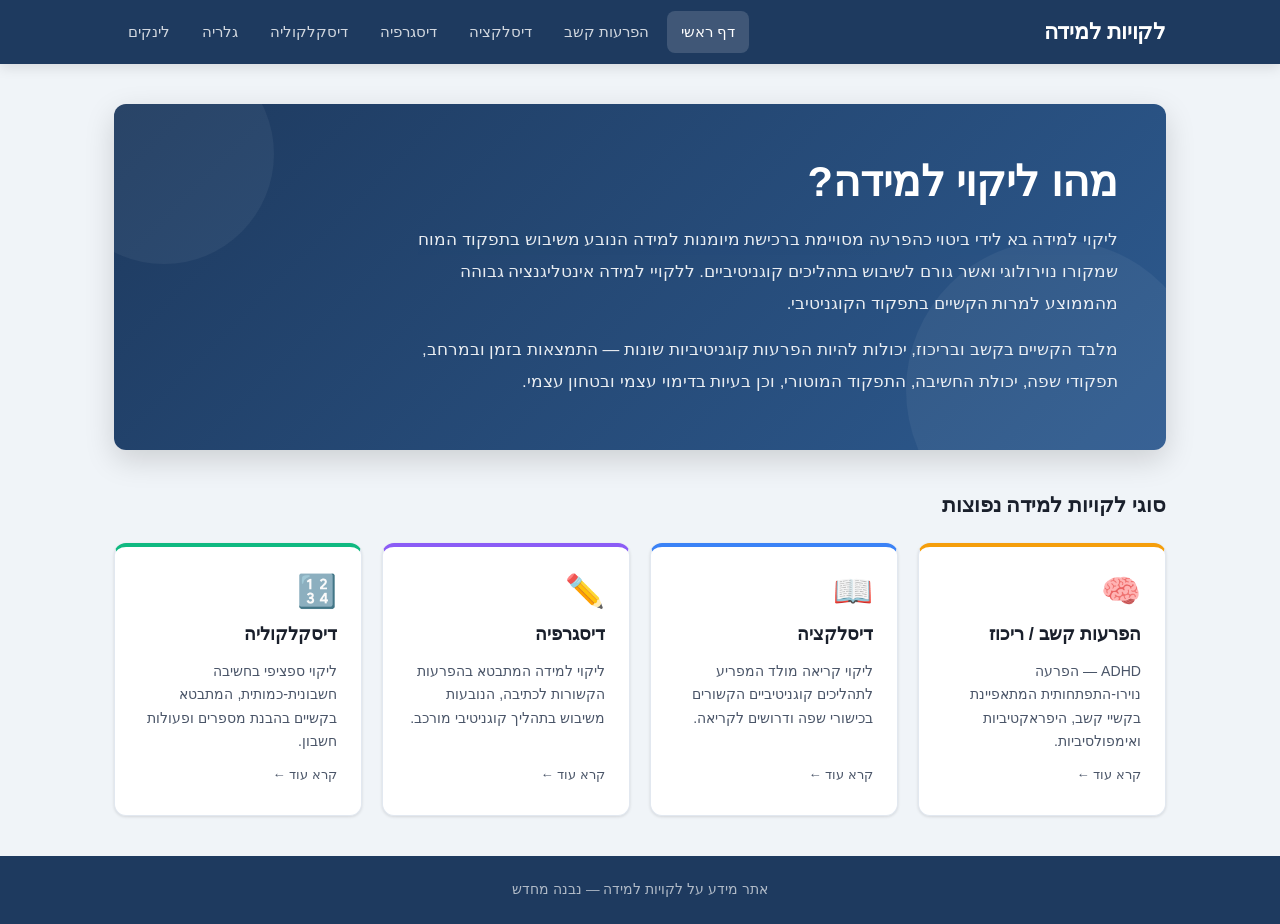
<file: index.html>
<!DOCTYPE html>
<html lang="he" dir="rtl">
<head>
    <meta charset="UTF-8">
    <meta name="viewport" content="width=device-width, initial-scale=1.0">
    <meta name="description" content="אתר מידע על לקויות למידה — הפרעות קשב, דיסלקציה, דיסגרפיה ודיסקלקוליה.">
    <link rel="icon" type="image/svg+xml" href="favicon.svg">
    <title>לקויות למידה</title>
    <link rel="stylesheet" href="style.css">
</head>
<body>
    <header>
        <div class="header-inner">
            <a href="index.html" class="site-title">לקויות למידה</a>
            <nav>
                <a href="index.html" class="active">דף ראשי</a>
                <a href="adhd.html">הפרעות קשב</a>
                <a href="dyslexia.html">דיסלקציה</a>
                <a href="dysgraphia.html">דיסגרפיה</a>
                <a href="dyscalculia.html">דיסקלקוליה</a>
                <a href="gallery.html">גלריה</a>
                <a href="links.html">לינקים</a>
            </nav>
        </div>
    </header>

    <main>
        <section class="hero">
            <h1>מהו ליקוי למידה?</h1>
            <p>ליקוי למידה בא לידי ביטוי כהפרעה מסויימת ברכישת מיומנות למידה הנובע משיבוש בתפקוד המוח שמקורו נוירולוגי ואשר גורם לשיבוש בתהליכים קוגניטיביים. ללקויי למידה אינטליגנציה גבוהה מהממוצע למרות הקשיים בתפקוד הקוגניטיבי.</p>
            <p style="margin-top:14px">מלבד הקשיים בקשב ובריכוז, יכולות להיות הפרעות קוגניטיביות שונות — התמצאות בזמן ובמרחב, תפקודי שפה, יכולת החשיבה, התפקוד המוטורי, וכן בעיות בדימוי עצמי ובטחון עצמי.</p>
        </section>

        <p class="section-heading">סוגי לקויות למידה נפוצות</p>

        <div class="cards-grid">
            <a href="adhd.html" class="card adhd">
                <div class="card-icon">🧠</div>
                <h2>הפרעות קשב / ריכוז</h2>
                <p>ADHD — הפרעה נוירו-התפתחותית המתאפיינת בקשיי קשב, היפראקטיביות ואימפולסיביות.</p>
                <span class="card-arrow">קרא עוד ←</span>
            </a>
            <a href="dyslexia.html" class="card dyslexia">
                <div class="card-icon">📖</div>
                <h2>דיסלקציה</h2>
                <p>ליקוי קריאה מולד המפריע לתהליכים קוגניטיביים הקשורים בכישורי שפה ודרושים לקריאה.</p>
                <span class="card-arrow">קרא עוד ←</span>
            </a>
            <a href="dysgraphia.html" class="card dysgraphia">
                <div class="card-icon">✏️</div>
                <h2>דיסגרפיה</h2>
                <p>ליקוי למידה המתבטא בהפרעות הקשורות לכתיבה, הנובעות משיבוש בתהליך קוגניטיבי מורכב.</p>
                <span class="card-arrow">קרא עוד ←</span>
            </a>
            <a href="dyscalculia.html" class="card dyscalculia">
                <div class="card-icon">🔢</div>
                <h2>דיסקלקוליה</h2>
                <p>ליקוי ספציפי בחשיבה חשבונית-כמותית, המתבטא בקשיים בהבנת מספרים ופעולות חשבון.</p>
                <span class="card-arrow">קרא עוד ←</span>
            </a>
        </div>
    </main>

    <footer>
        <p>אתר מידע על לקויות למידה &mdash; נבנה מחדש</p>
    </footer>
</body>
</html>
</file>
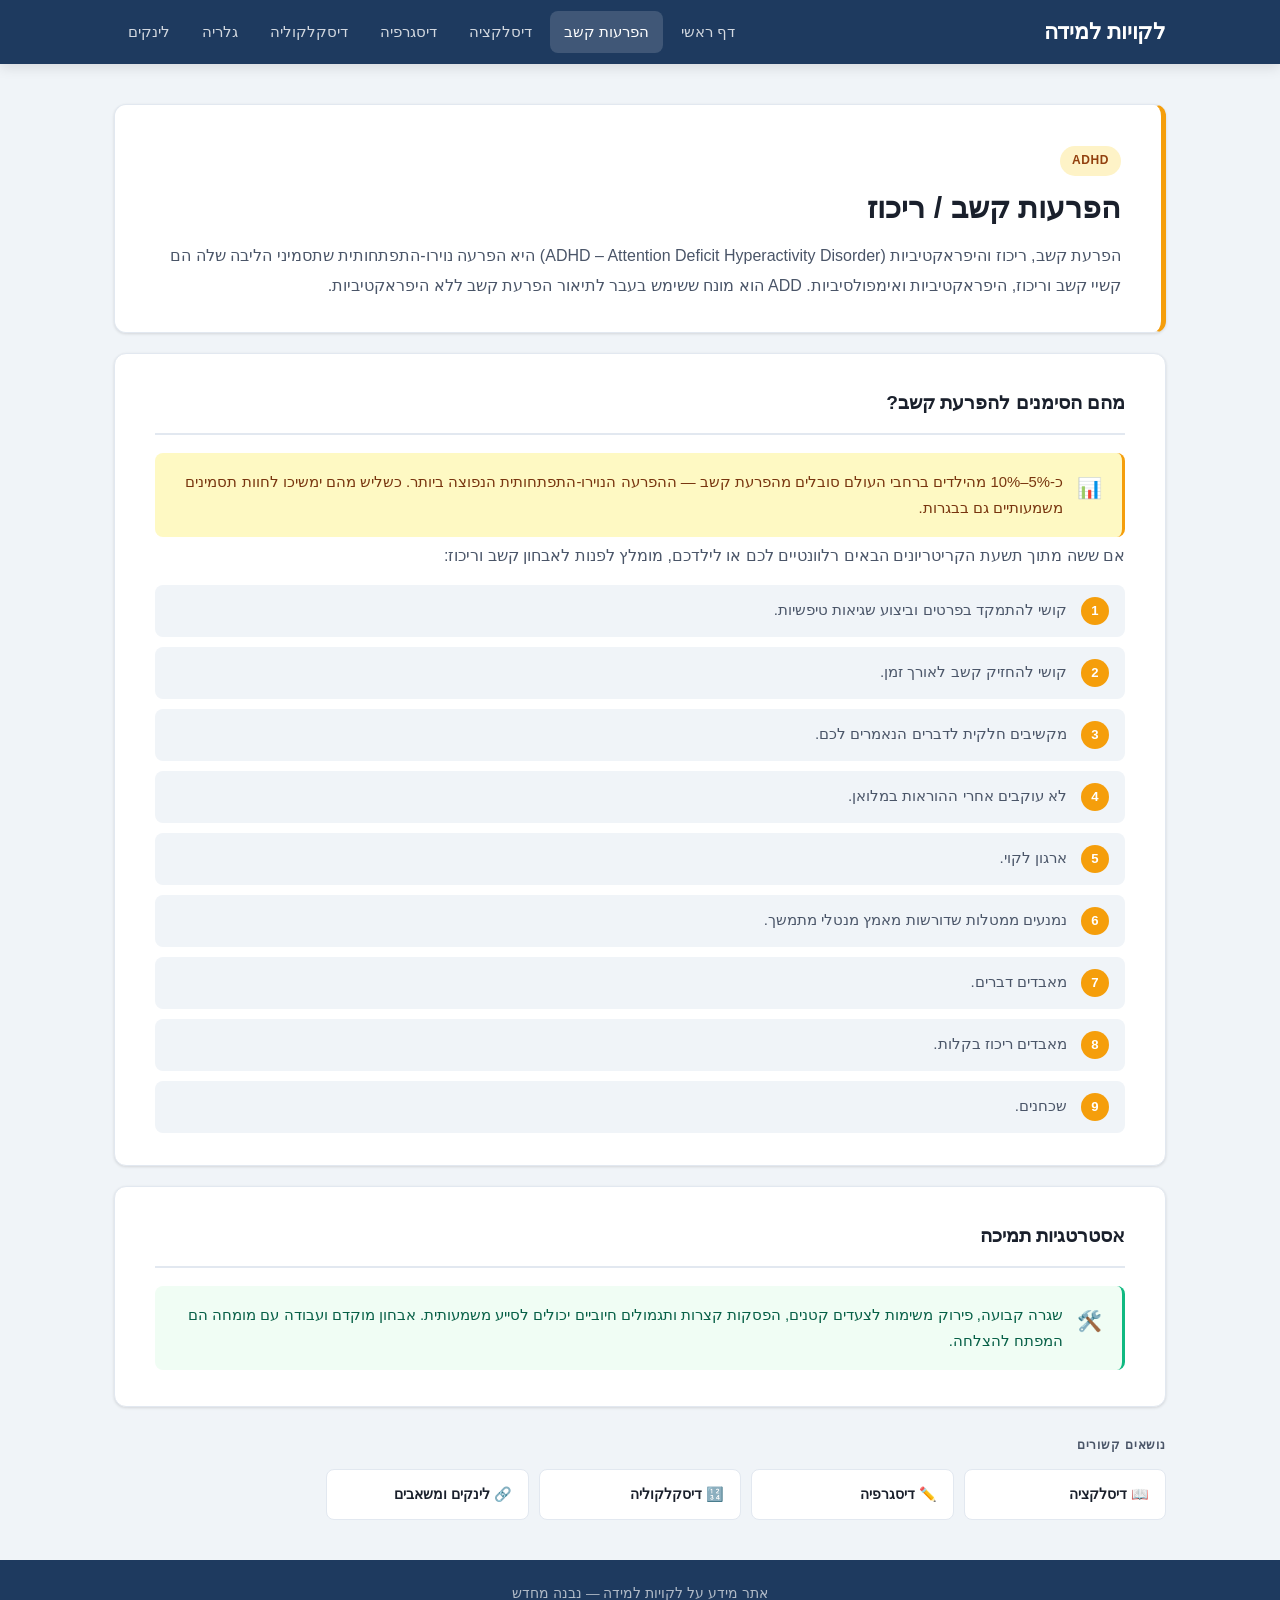
<file: adhd.html>
<!DOCTYPE html>
<html lang="he" dir="rtl">
<head>
    <meta charset="UTF-8">
    <meta name="viewport" content="width=device-width, initial-scale=1.0">
    <meta name="description" content="מידע על הפרעת קשב וריכוז (ADHD) — תסמינים, סימנים ואסטרטגיות תמיכה.">
    <link rel="icon" type="image/svg+xml" href="favicon.svg">
    <title>הפרעות קשב / ריכוז — לקויות למידה</title>
    <link rel="stylesheet" href="style.css">
</head>
<body>
    <header>
        <div class="header-inner">
            <a href="index.html" class="site-title">לקויות למידה</a>
            <nav>
                <a href="index.html">דף ראשי</a>
                <a href="adhd.html" class="active">הפרעות קשב</a>
                <a href="dyslexia.html">דיסלקציה</a>
                <a href="dysgraphia.html">דיסגרפיה</a>
                <a href="dyscalculia.html">דיסקלקוליה</a>
                <a href="gallery.html">גלריה</a>
                <a href="links.html">לינקים</a>
            </nav>
        </div>
    </header>

    <main>
        <div class="page-header adhd">
            <span class="badge">ADHD</span>
            <h1>הפרעות קשב / ריכוז</h1>
            <p class="intro">הפרעת קשב, ריכוז והיפראקטיביות (ADHD – Attention Deficit Hyperactivity Disorder) היא הפרעה נוירו-התפתחותית שתסמיני הליבה שלה הם קשיי קשב וריכוז, היפראקטיביות ואימפולסיביות. ADD הוא מונח ששימש בעבר לתיאור הפרעת קשב ללא היפראקטיביות.</p>
        </div>

        <div class="content-section">
            <h2>מהם הסימנים להפרעת קשב?</h2>
            <div class="callout fact">
                <span class="callout-icon">📊</span>
                <div>כ-5%–10% מהילדים ברחבי העולם סובלים מהפרעת קשב — ההפרעה הנוירו-התפתחותית הנפוצה ביותר. כשליש מהם ימשיכו לחוות תסמינים משמעותיים גם בבגרות.</div>
            </div>
            <p>אם ששה מתוך תשעת הקריטריונים הבאים רלוונטיים לכם או לילדכם, מומלץ לפנות לאבחון קשב וריכוז:</p>
            <ul class="criteria-list">
                <li><span class="num">1</span>קושי להתמקד בפרטים וביצוע שגיאות טיפשיות.</li>
                <li><span class="num">2</span>קושי להחזיק קשב לאורך זמן.</li>
                <li><span class="num">3</span>מקשיבים חלקית לדברים הנאמרים לכם.</li>
                <li><span class="num">4</span>לא עוקבים אחרי ההוראות במלואן.</li>
                <li><span class="num">5</span>ארגון לקוי.</li>
                <li><span class="num">6</span>נמנעים ממטלות שדורשות מאמץ מנטלי מתמשך.</li>
                <li><span class="num">7</span>מאבדים דברים.</li>
                <li><span class="num">8</span>מאבדים ריכוז בקלות.</li>
                <li><span class="num">9</span>שכחנים.</li>
            </ul>
        </div>
        <div class="content-section">
            <h2>אסטרטגיות תמיכה</h2>
            <div class="callout tip">
                <span class="callout-icon">🛠️</span>
                <div>שגרה קבועה, פירוק משימות לצעדים קטנים, הפסקות קצרות ותגמולים חיוביים יכולים לסייע משמעותית. אבחון מוקדם ועבודה עם מומחה הם המפתח להצלחה.</div>
            </div>
        </div>

        <div class="related-topics">
            <h3>נושאים קשורים</h3>
            <div class="related-grid">
                <a href="dyslexia.html" class="related-card">📖 דיסלקציה</a>
                <a href="dysgraphia.html" class="related-card">✏️ דיסגרפיה</a>
                <a href="dyscalculia.html" class="related-card">🔢 דיסקלקוליה</a>
                <a href="links.html" class="related-card">🔗 לינקים ומשאבים</a>
            </div>
        </div>
    </main>

    <footer>
        <p>אתר מידע על לקויות למידה &mdash; נבנה מחדש</p>
    </footer>
</body>
</html>
</file>
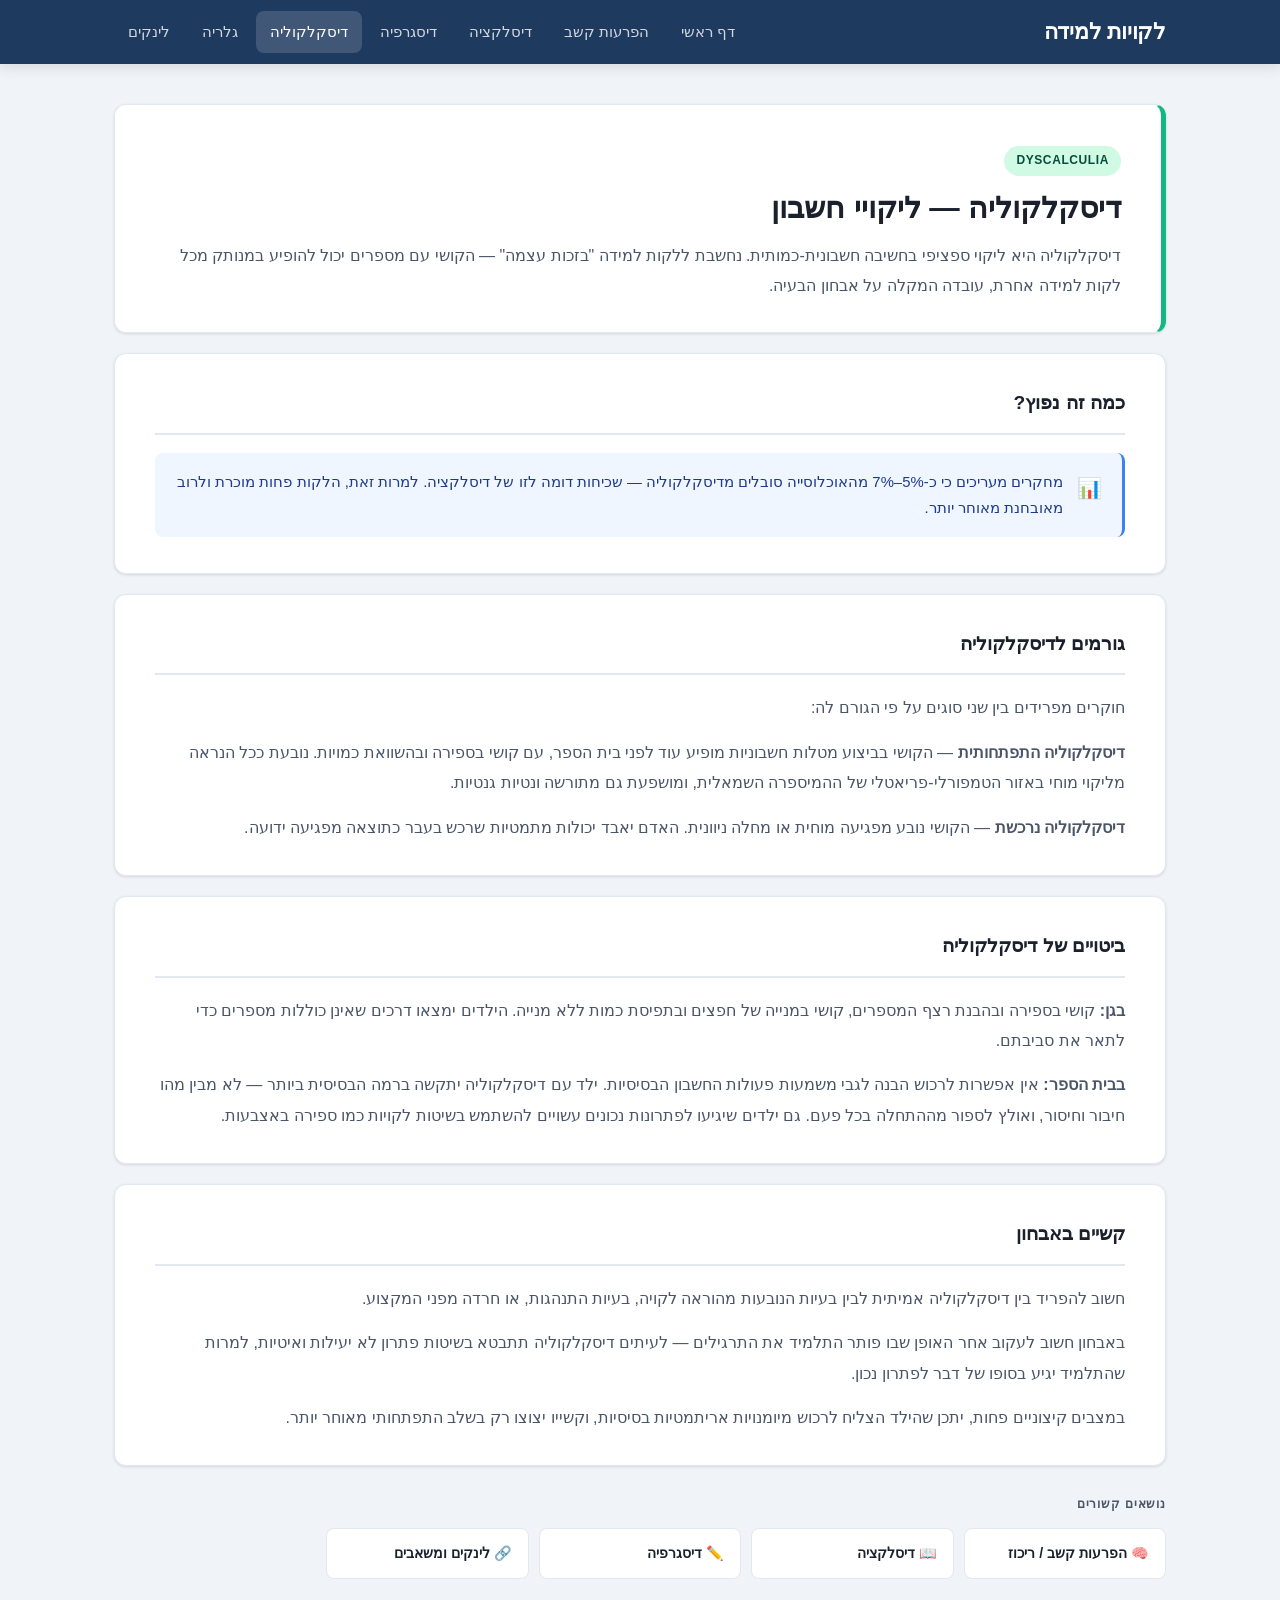
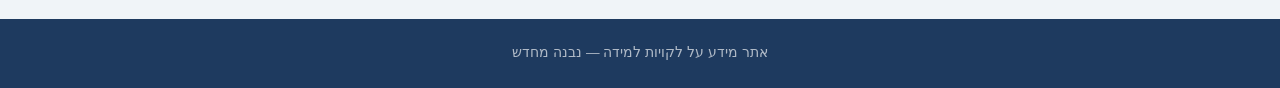
<file: dyscalculia.html>
<!DOCTYPE html>
<html lang="he" dir="rtl">
<head>
    <meta charset="UTF-8">
    <meta name="viewport" content="width=device-width, initial-scale=1.0">
    <meta name="description" content="מידע על דיסקלקוליה — לקות חשבון: גורמים, ביטויים ואבחון.">
    <link rel="icon" type="image/svg+xml" href="favicon.svg">
    <title>דיסקלקוליה — לקויות למידה</title>
    <link rel="stylesheet" href="style.css">
</head>
<body>
    <header>
        <div class="header-inner">
            <a href="index.html" class="site-title">לקויות למידה</a>
            <nav>
                <a href="index.html">דף ראשי</a>
                <a href="adhd.html">הפרעות קשב</a>
                <a href="dyslexia.html">דיסלקציה</a>
                <a href="dysgraphia.html">דיסגרפיה</a>
                <a href="dyscalculia.html" class="active">דיסקלקוליה</a>
                <a href="gallery.html">גלריה</a>
                <a href="links.html">לינקים</a>
            </nav>
        </div>
    </header>

    <main>
        <div class="page-header dyscalculia">
            <span class="badge">Dyscalculia</span>
            <h1>דיסקלקוליה — ליקויי חשבון</h1>
            <p class="intro">דיסקלקוליה היא ליקוי ספציפי בחשיבה חשבונית-כמותית. נחשבת ללקות למידה "בזכות עצמה" — הקושי עם מספרים יכול להופיע במנותק מכל לקות למידה אחרת, עובדה המקלה על אבחון הבעיה.</p>
        </div>

        <div class="content-section">
            <h2>כמה זה נפוץ?</h2>
            <div class="callout info">
                <span class="callout-icon">📊</span>
                <div>מחקרים מעריכים כי כ-5%–7% מהאוכלוסייה סובלים מדיסקלקוליה — שכיחות דומה לזו של דיסלקציה. למרות זאת, הלקות פחות מוכרת ולרוב מאובחנת מאוחר יותר.</div>
            </div>
        </div>

        <div class="content-section">
            <h2>גורמים לדיסקלקוליה</h2>
            <p>חוקרים מפרידים בין שני סוגים על פי הגורם לה:</p>
            <p><strong>דיסקלקוליה התפתחותית</strong> — הקושי בביצוע מטלות חשבוניות מופיע עוד לפני בית הספר, עם קושי בספירה ובהשוואת כמויות. נובעת ככל הנראה מליקוי מוחי באזור הטמפורלי-פריאטלי של ההמיספרה השמאלית, ומושפעת גם מתורשה ונטיות גנטיות.</p>
            <p><strong>דיסקלקוליה נרכשת</strong> — הקושי נובע מפגיעה מוחית או מחלה ניוונית. האדם יאבד יכולות מתמטיות שרכש בעבר כתוצאה מפגיעה ידועה.</p>
        </div>

        <div class="content-section">
            <h2>ביטויים של דיסקלקוליה</h2>
            <p><strong>בגן:</strong> קושי בספירה ובהבנת רצף המספרים, קושי במנייה של חפצים ובתפיסת כמות ללא מנייה. הילדים ימצאו דרכים שאינן כוללות מספרים כדי לתאר את סביבתם.</p>
            <p><strong>בבית הספר:</strong> אין אפשרות לרכוש הבנה לגבי משמעות פעולות החשבון הבסיסיות. ילד עם דיסקלקוליה יתקשה ברמה הבסיסית ביותר — לא מבין מהו חיבור וחיסור, ואולץ לספור מההתחלה בכל פעם. גם ילדים שיגיעו לפתרונות נכונים עשויים להשתמש בשיטות לקויות כמו ספירה באצבעות.</p>
        </div>

        <div class="content-section">
            <h2>קשיים באבחון</h2>
            <p>חשוב להפריד בין דיסקלקוליה אמיתית לבין בעיות הנובעות מהוראה לקויה, בעיות התנהגות, או חרדה מפני המקצוע.</p>
            <p>באבחון חשוב לעקוב אחר האופן שבו פותר התלמיד את התרגילים — לעיתים דיסקלקוליה תתבטא בשיטות פתרון לא יעילות ואיטיות, למרות שהתלמיד יגיע בסופו של דבר לפתרון נכון.</p>
            <p>במצבים קיצוניים פחות, יתכן שהילד הצליח לרכוש מיומנויות אריתמטיות בסיסיות, וקשייו יצוצו רק בשלב התפתחותי מאוחר יותר.</p>
        </div>
        <div class="related-topics">
            <h3>נושאים קשורים</h3>
            <div class="related-grid">
                <a href="adhd.html" class="related-card">🧠 הפרעות קשב / ריכוז</a>
                <a href="dyslexia.html" class="related-card">📖 דיסלקציה</a>
                <a href="dysgraphia.html" class="related-card">✏️ דיסגרפיה</a>
                <a href="links.html" class="related-card">🔗 לינקים ומשאבים</a>
            </div>
        </div>
    </main>

    <footer>
        <p>אתר מידע על לקויות למידה &mdash; נבנה מחדש</p>
    </footer>
</body>
</html>
</file>
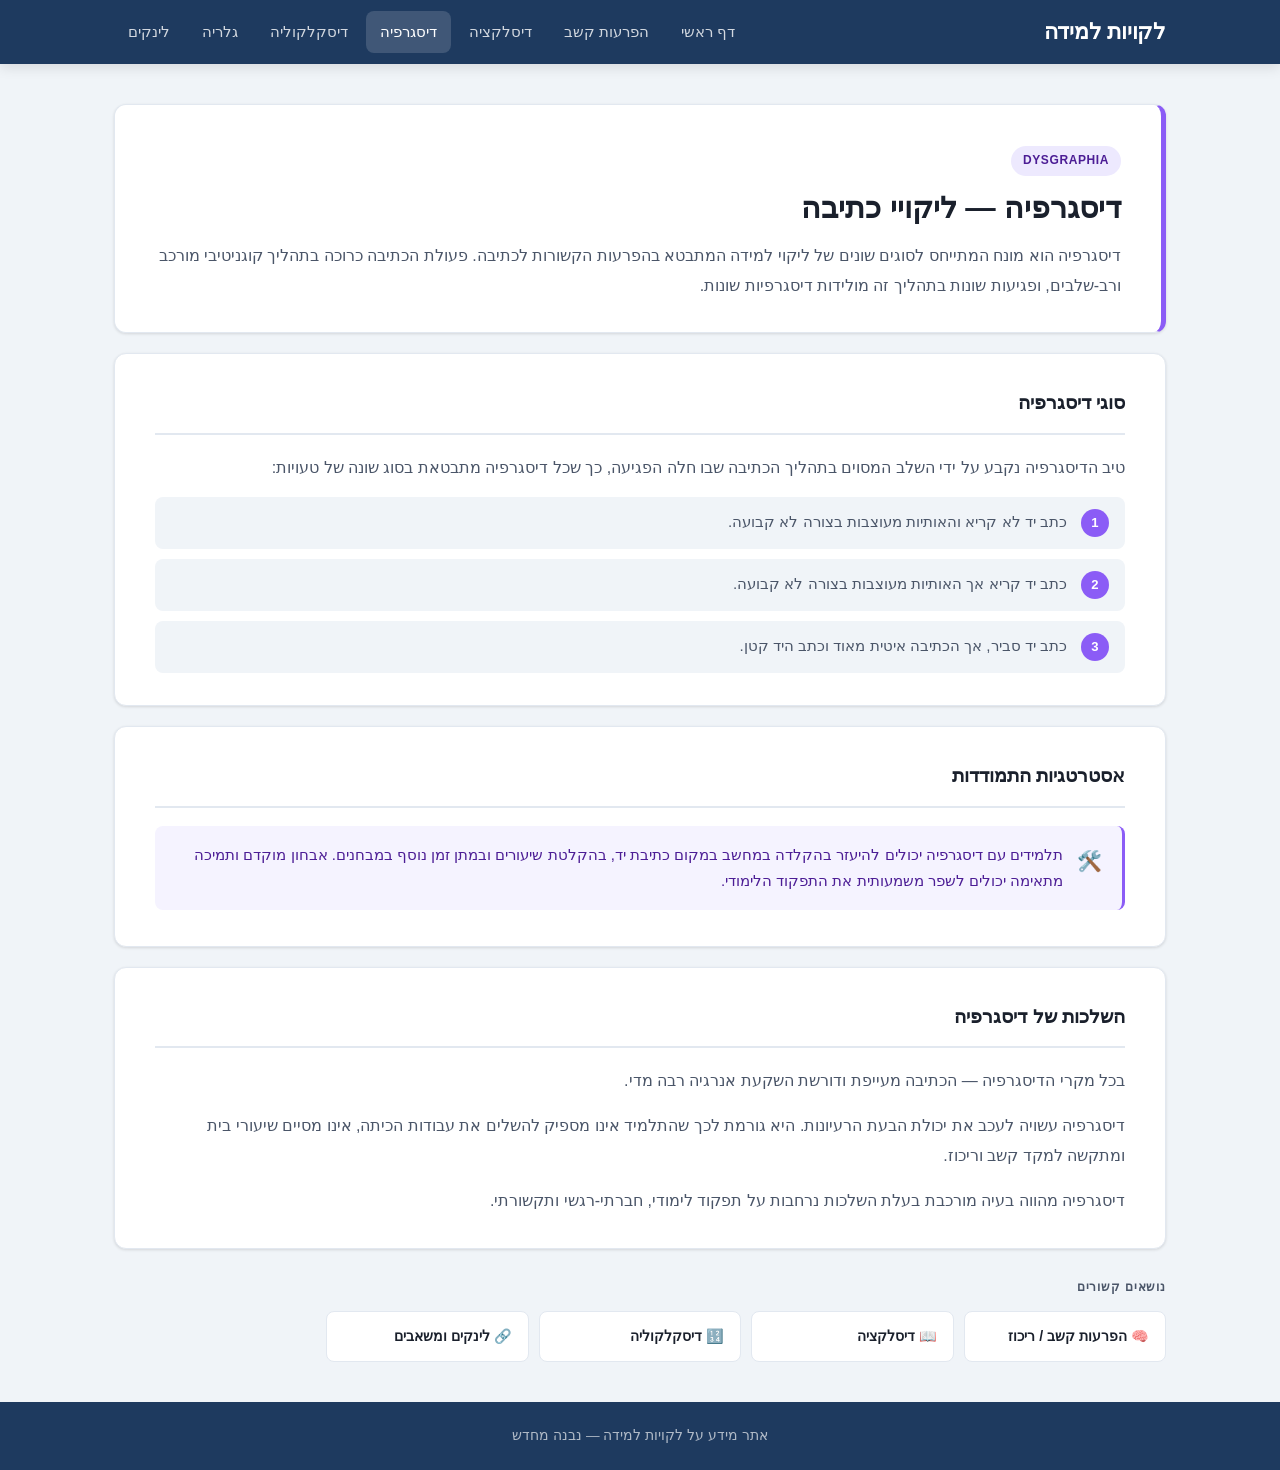
<file: dysgraphia.html>
<!DOCTYPE html>
<html lang="he" dir="rtl">
<head>
    <meta charset="UTF-8">
    <meta name="viewport" content="width=device-width, initial-scale=1.0">
    <meta name="description" content="מידע על דיסגרפיה — לקות כתיבה: סוגים, השלכות ואסטרטגיות התמודדות.">
    <link rel="icon" type="image/svg+xml" href="favicon.svg">
    <title>דיסגרפיה — לקויות למידה</title>
    <link rel="stylesheet" href="style.css">
</head>
<body>
    <header>
        <div class="header-inner">
            <a href="index.html" class="site-title">לקויות למידה</a>
            <nav>
                <a href="index.html">דף ראשי</a>
                <a href="adhd.html">הפרעות קשב</a>
                <a href="dyslexia.html">דיסלקציה</a>
                <a href="dysgraphia.html" class="active">דיסגרפיה</a>
                <a href="dyscalculia.html">דיסקלקוליה</a>
                <a href="gallery.html">גלריה</a>
                <a href="links.html">לינקים</a>
            </nav>
        </div>
    </header>

    <main>
        <div class="page-header dysgraphia">
            <span class="badge">Dysgraphia</span>
            <h1>דיסגרפיה — ליקויי כתיבה</h1>
            <p class="intro">דיסגרפיה הוא מונח המתייחס לסוגים שונים של ליקוי למידה המתבטא בהפרעות הקשורות לכתיבה. פעולת הכתיבה כרוכה בתהליך קוגניטיבי מורכב ורב-שלבים, ופגיעות שונות בתהליך זה מולידות דיסגרפיות שונות.</p>
        </div>

        <div class="content-section">
            <h2>סוגי דיסגרפיה</h2>
            <p>טיב הדיסגרפיה נקבע על ידי השלב המסוים בתהליך הכתיבה שבו חלה הפגיעה, כך שכל דיסגרפיה מתבטאת בסוג שונה של טעויות:</p>
            <ul class="criteria-list">
                <li><span class="num" style="background: var(--accent-dysgraphia)">1</span>כתב יד לא קריא והאותיות מעוצבות בצורה לא קבועה.</li>
                <li><span class="num" style="background: var(--accent-dysgraphia)">2</span>כתב יד קריא אך האותיות מעוצבות בצורה לא קבועה.</li>
                <li><span class="num" style="background: var(--accent-dysgraphia)">3</span>כתב יד סביר, אך הכתיבה איטית מאוד וכתב היד קטן.</li>
            </ul>
        </div>

        <div class="content-section">
            <h2>אסטרטגיות התמודדות</h2>
            <div class="callout purple">
                <span class="callout-icon">🛠️</span>
                <div>תלמידים עם דיסגרפיה יכולים להיעזר בהקלדה במחשב במקום כתיבת יד, בהקלטת שיעורים ובמתן זמן נוסף במבחנים. אבחון מוקדם ותמיכה מתאימה יכולים לשפר משמעותית את התפקוד הלימודי.</div>
            </div>
        </div>

        <div class="content-section">
            <h2>השלכות של דיסגרפיה</h2>
            <p>בכל מקרי הדיסגרפיה — הכתיבה מעייפת ודורשת השקעת אנרגיה רבה מדי.</p>
            <p>דיסגרפיה עשויה לעכב את יכולת הבעת הרעיונות. היא גורמת לכך שהתלמיד אינו מספיק להשלים את עבודות הכיתה, אינו מסיים שיעורי בית ומתקשה למקד קשב וריכוז.</p>
            <p>דיסגרפיה מהווה בעיה מורכבת בעלת השלכות נרחבות על תפקוד לימודי, חברתי-רגשי ותקשורתי.</p>
        </div>
        <div class="related-topics">
            <h3>נושאים קשורים</h3>
            <div class="related-grid">
                <a href="adhd.html" class="related-card">🧠 הפרעות קשב / ריכוז</a>
                <a href="dyslexia.html" class="related-card">📖 דיסלקציה</a>
                <a href="dyscalculia.html" class="related-card">🔢 דיסקלקוליה</a>
                <a href="links.html" class="related-card">🔗 לינקים ומשאבים</a>
            </div>
        </div>
    </main>

    <footer>
        <p>אתר מידע על לקויות למידה &mdash; נבנה מחדש</p>
    </footer>
</body>
</html>
</file>
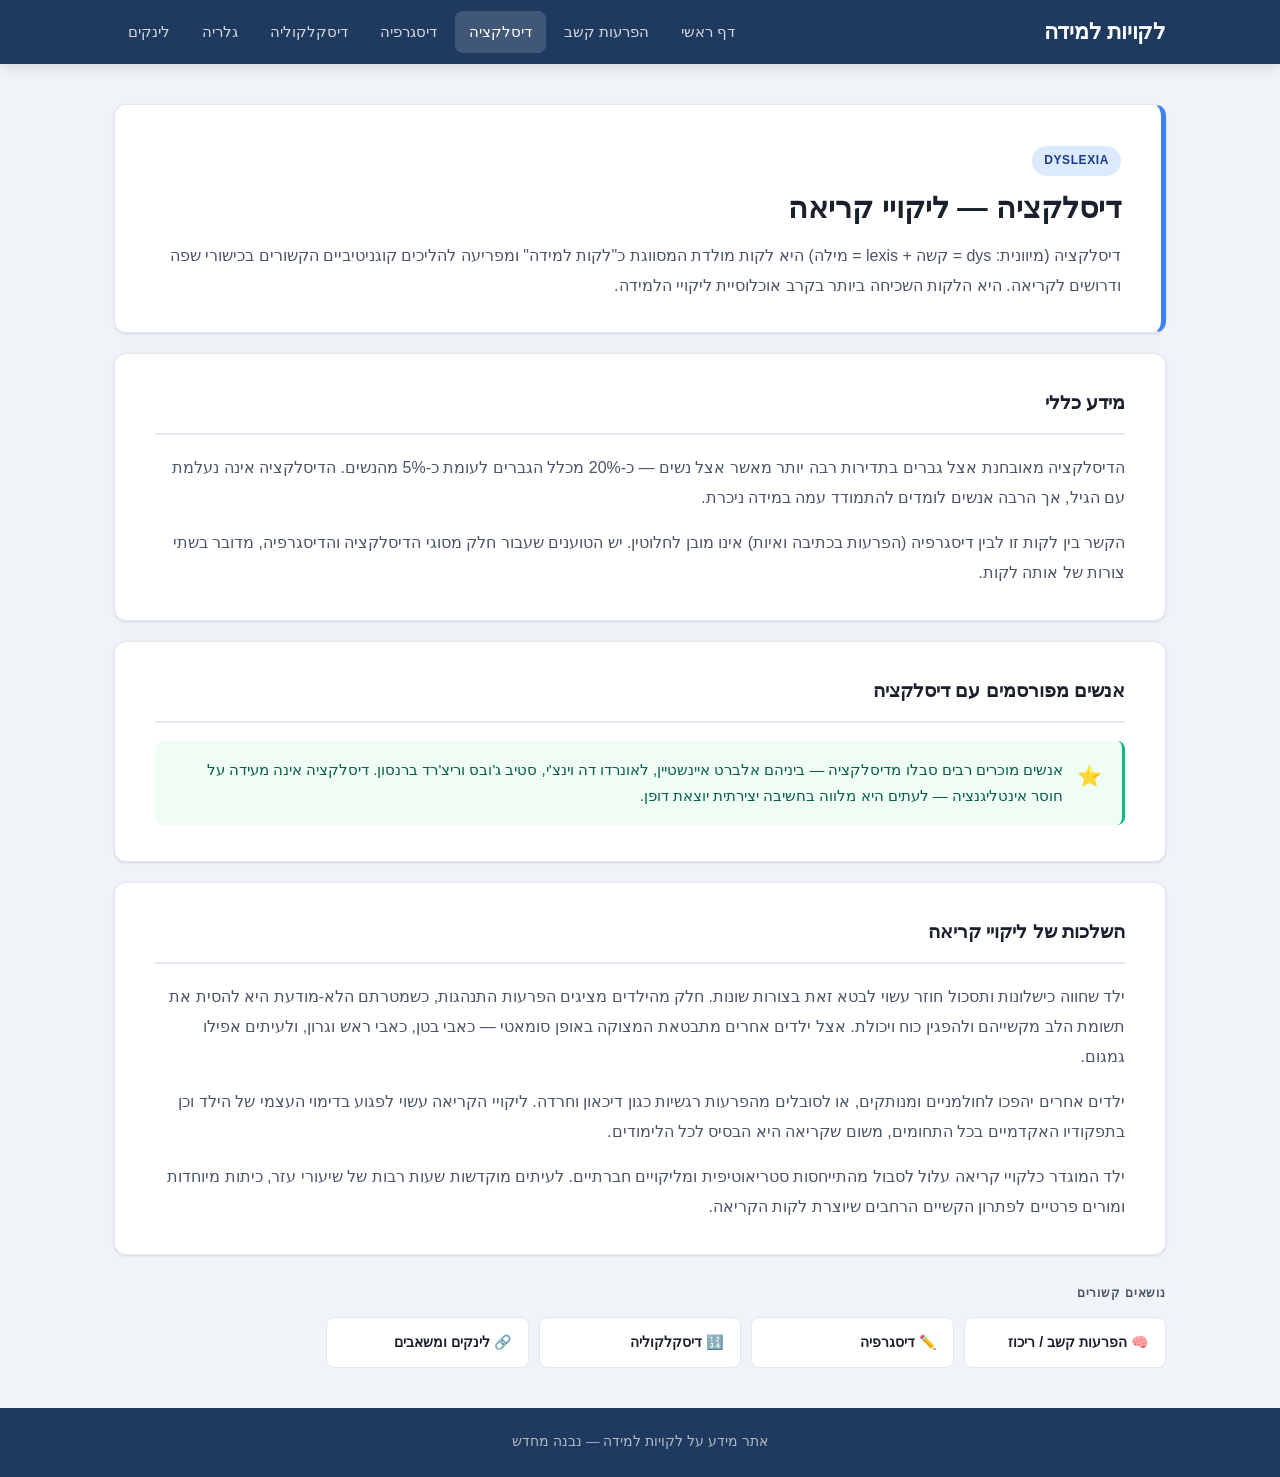
<file: dyslexia.html>
<!DOCTYPE html>
<html lang="he" dir="rtl">
<head>
    <meta charset="UTF-8">
    <meta name="viewport" content="width=device-width, initial-scale=1.0">
    <meta name="description" content="מידע על דיסלקציה — לקות קריאה: גורמים, השלכות ודרכי התמודדות.">
    <link rel="icon" type="image/svg+xml" href="favicon.svg">
    <title>דיסלקציה — לקויות למידה</title>
    <link rel="stylesheet" href="style.css">
</head>
<body>
    <header>
        <div class="header-inner">
            <a href="index.html" class="site-title">לקויות למידה</a>
            <nav>
                <a href="index.html">דף ראשי</a>
                <a href="adhd.html">הפרעות קשב</a>
                <a href="dyslexia.html" class="active">דיסלקציה</a>
                <a href="dysgraphia.html">דיסגרפיה</a>
                <a href="dyscalculia.html">דיסקלקוליה</a>
                <a href="gallery.html">גלריה</a>
                <a href="links.html">לינקים</a>
            </nav>
        </div>
    </header>

    <main>
        <div class="page-header dyslexia">
            <span class="badge">Dyslexia</span>
            <h1>דיסלקציה — ליקויי קריאה</h1>
            <p class="intro">דיסלקציה (מיוונית: dys = קשה + lexis = מילה) היא לקות מולדת המסווגת כ"לקות למידה" ומפריעה להליכים קוגניטיביים הקשורים בכישורי שפה ודרושים לקריאה. היא הלקות השכיחה ביותר בקרב אוכלוסיית ליקויי הלמידה.</p>
        </div>

        <div class="content-section">
            <h2>מידע כללי</h2>
            <p>הדיסלקציה מאובחנת אצל גברים בתדירות רבה יותר מאשר אצל נשים — כ-20% מכלל הגברים לעומת כ-5% מהנשים. הדיסלקציה אינה נעלמת עם הגיל, אך הרבה אנשים לומדים להתמודד עמה במידה ניכרת.</p>
            <p>הקשר בין לקות זו לבין דיסגרפיה (הפרעות בכתיבה ואיות) אינו מובן לחלוטין. יש הטוענים שעבור חלק מסוגי הדיסלקציה והדיסגרפיה, מדובר בשתי צורות של אותה לקות.</p>
        </div>

        <div class="content-section">
            <h2>אנשים מפורסמים עם דיסלקציה</h2>
            <div class="callout tip">
                <span class="callout-icon">⭐</span>
                <div>אנשים מוכרים רבים סבלו מדיסלקציה — ביניהם אלברט איינשטיין, לאונרדו דה וינצ'י, סטיב ג'ובס וריצ'רד ברנסון. דיסלקציה אינה מעידה על חוסר אינטליגנציה — לעתים היא מלווה בחשיבה יצירתית יוצאת דופן.</div>
            </div>
        </div>

        <div class="content-section">
            <h2>השלכות של ליקויי קריאה</h2>
            <p>ילד שחווה כישלונות ותסכול חוזר עשוי לבטא זאת בצורות שונות. חלק מהילדים מציגים הפרעות התנהגות, כשמטרתם הלא-מודעת היא להסית את תשומת הלב מקשייהם ולהפגין כוח ויכולת. אצל ילדים אחרים מתבטאת המצוקה באופן סומאטי — כאבי בטן, כאבי ראש וגרון, ולעיתים אפילו גמגום.</p>
            <p>ילדים אחרים יהפכו לחולמניים ומנותקים, או לסובלים מהפרעות רגשיות כגון דיכאון וחרדה. ליקויי הקריאה עשוי לפגוע בדימוי העצמי של הילד וכן בתפקודיו האקדמיים בכל התחומים, משום שקריאה היא הבסיס לכל הלימודים.</p>
            <p>ילד המוגדר כלקויי קריאה עלול לסבול מהתייחסות סטריאוטיפית ומליקויים חברתיים. לעיתים מוקדשות שעות רבות של שיעורי עזר, כיתות מיוחדות ומורים פרטיים לפתרון הקשיים הרחבים שיוצרת לקות הקריאה.</p>
        </div>
        <div class="related-topics">
            <h3>נושאים קשורים</h3>
            <div class="related-grid">
                <a href="adhd.html" class="related-card">🧠 הפרעות קשב / ריכוז</a>
                <a href="dysgraphia.html" class="related-card">✏️ דיסגרפיה</a>
                <a href="dyscalculia.html" class="related-card">🔢 דיסקלקוליה</a>
                <a href="links.html" class="related-card">🔗 לינקים ומשאבים</a>
            </div>
        </div>
    </main>

    <footer>
        <p>אתר מידע על לקויות למידה &mdash; נבנה מחדש</p>
    </footer>
</body>
</html>
</file>
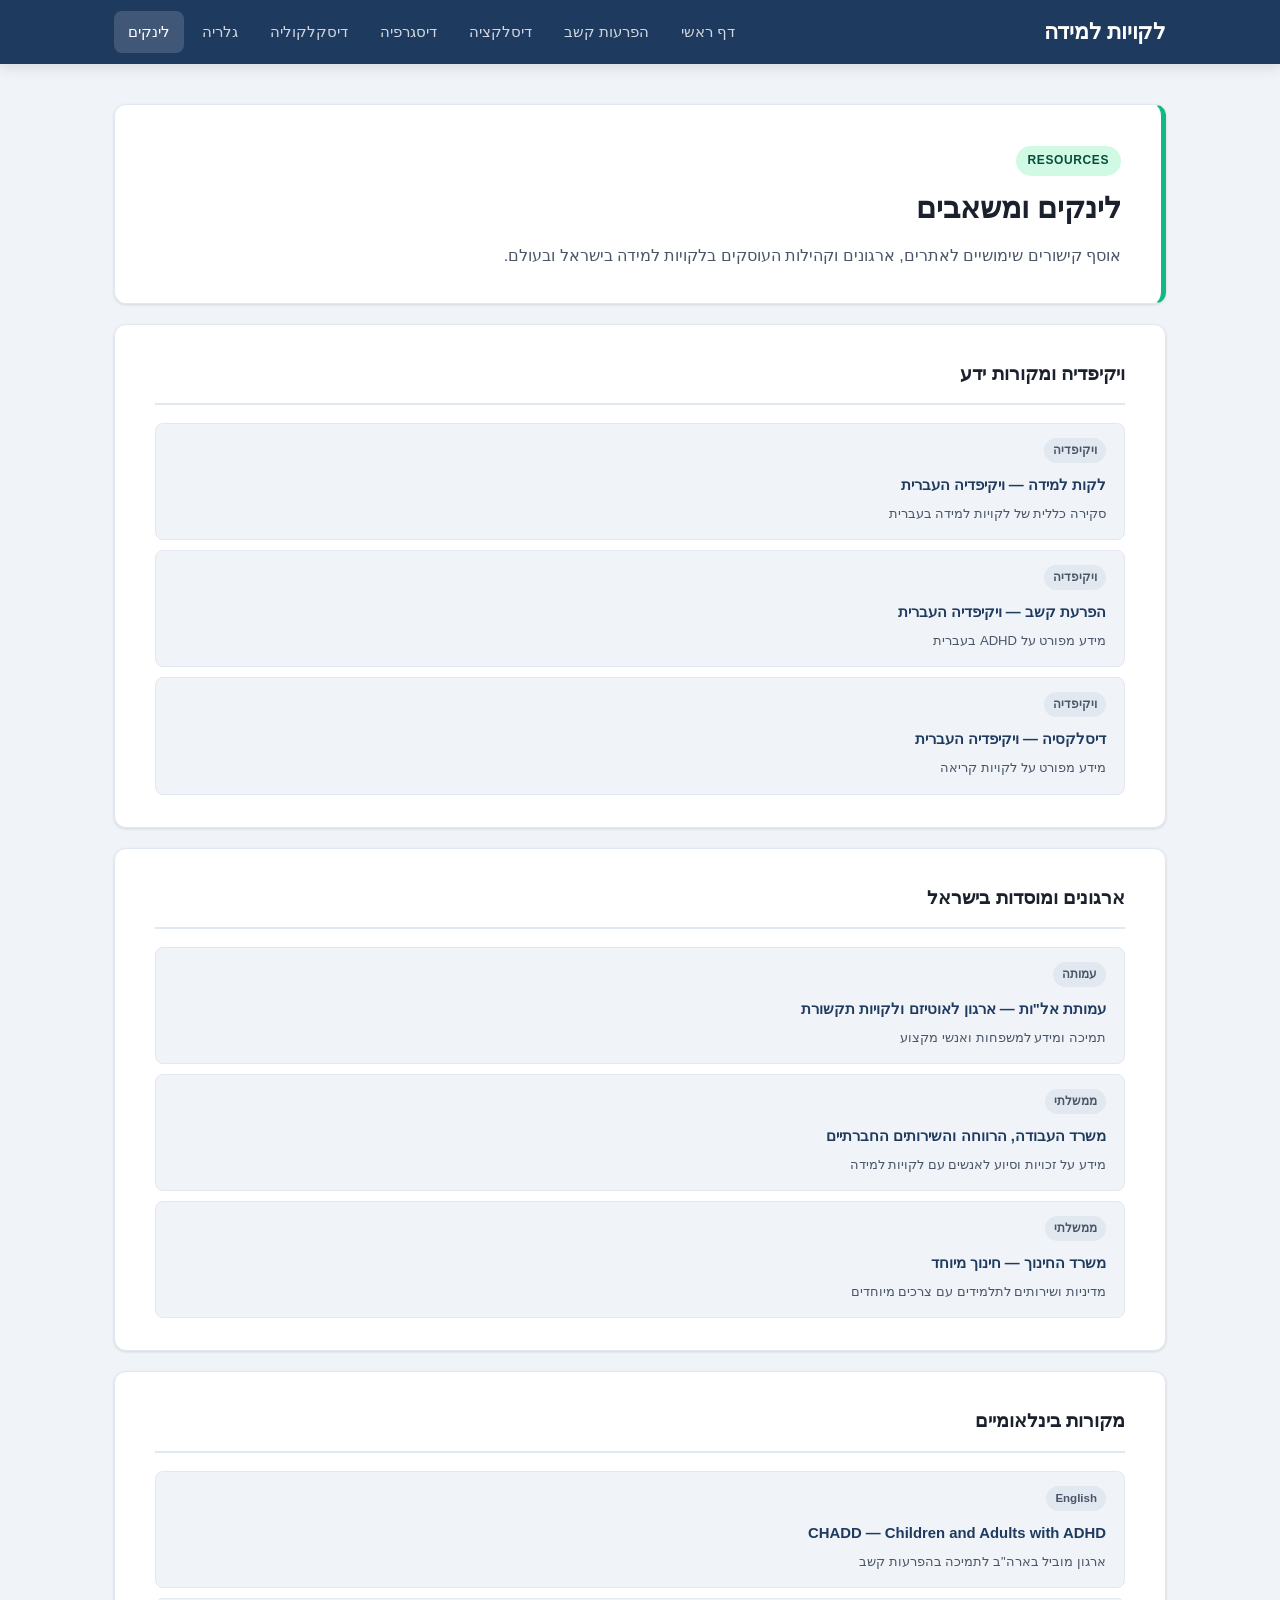
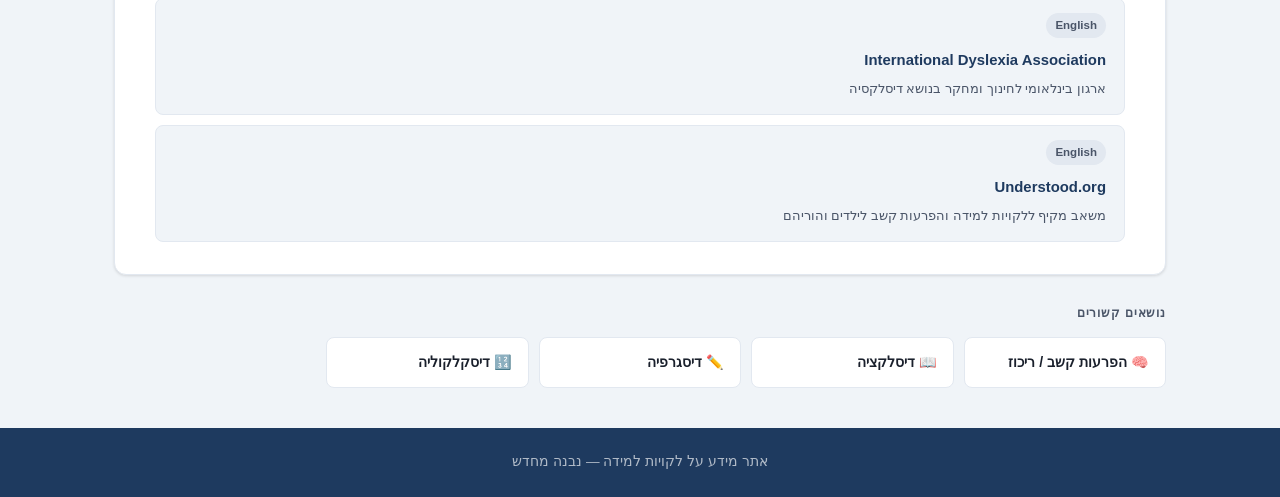
<file: links.html>
<!DOCTYPE html>
<html lang="he" dir="rtl">
<head>
    <meta charset="UTF-8">
    <meta name="viewport" content="width=device-width, initial-scale=1.0">
    <meta name="description" content="לינקים ומשאבים שימושיים בנושא לקויות למידה.">
    <link rel="icon" type="image/svg+xml" href="favicon.svg">
    <title>לינקים ומשאבים — לקויות למידה</title>
    <link rel="stylesheet" href="style.css">
</head>
<body>
    <header>
        <div class="header-inner">
            <a href="index.html" class="site-title">לקויות למידה</a>
            <nav>
                <a href="index.html">דף ראשי</a>
                <a href="adhd.html">הפרעות קשב</a>
                <a href="dyslexia.html">דיסלקציה</a>
                <a href="dysgraphia.html">דיסגרפיה</a>
                <a href="dyscalculia.html">דיסקלקוליה</a>
                <a href="gallery.html">גלריה</a>
                <a href="links.html" class="active">לינקים</a>
            </nav>
        </div>
    </header>

    <main>
        <div class="page-header dyscalculia">
            <span class="badge">Resources</span>
            <h1>לינקים ומשאבים</h1>
            <p class="intro">אוסף קישורים שימושיים לאתרים, ארגונים וקהילות העוסקים בלקויות למידה בישראל ובעולם.</p>
        </div>

        <div class="content-section">
            <h2>ויקיפדיה ומקורות ידע</h2>
            <ul class="resource-list">
                <li>
                    <a href="https://he.wikipedia.org/wiki/%D7%9C%D7%A7%D7%95%D7%AA_%D7%9C%D7%9E%D7%99%D7%93%D7%94" target="_blank" rel="noopener">
                        <span class="resource-tag">ויקיפדיה</span>
                        לקות למידה — ויקיפדיה העברית
                        <span class="resource-desc">סקירה כללית של לקויות למידה בעברית</span>
                    </a>
                </li>
                <li>
                    <a href="https://he.wikipedia.org/wiki/%D7%94%D7%A4%D7%A8%D7%A2%D7%AA_%D7%A7%D7%A9%D7%91" target="_blank" rel="noopener">
                        <span class="resource-tag">ויקיפדיה</span>
                        הפרעת קשב — ויקיפדיה העברית
                        <span class="resource-desc">מידע מפורט על ADHD בעברית</span>
                    </a>
                </li>
                <li>
                    <a href="https://he.wikipedia.org/wiki/%D7%93%D7%99%D7%A1%D7%9C%D7%A7%D7%A1%D7%99%D7%94" target="_blank" rel="noopener">
                        <span class="resource-tag">ויקיפדיה</span>
                        דיסלקסיה — ויקיפדיה העברית
                        <span class="resource-desc">מידע מפורט על לקויות קריאה</span>
                    </a>
                </li>
            </ul>
        </div>

        <div class="content-section">
            <h2>ארגונים ומוסדות בישראל</h2>
            <ul class="resource-list">
                <li>
                    <a href="https://www.alut.org.il" target="_blank" rel="noopener">
                        <span class="resource-tag">עמותה</span>
                        עמותת אל"ות — ארגון לאוטיזם ולקויות תקשורת
                        <span class="resource-desc">תמיכה ומידע למשפחות ואנשי מקצוע</span>
                    </a>
                </li>
                <li>
                    <a href="https://www.moital.gov.il" target="_blank" rel="noopener">
                        <span class="resource-tag">ממשלתי</span>
                        משרד העבודה, הרווחה והשירותים החברתיים
                        <span class="resource-desc">מידע על זכויות וסיוע לאנשים עם לקויות למידה</span>
                    </a>
                </li>
                <li>
                    <a href="https://www.education.gov.il" target="_blank" rel="noopener">
                        <span class="resource-tag">ממשלתי</span>
                        משרד החינוך — חינוך מיוחד
                        <span class="resource-desc">מדיניות ושירותים לתלמידים עם צרכים מיוחדים</span>
                    </a>
                </li>
            </ul>
        </div>

        <div class="content-section">
            <h2>מקורות בינלאומיים</h2>
            <ul class="resource-list">
                <li>
                    <a href="https://www.chadd.org" target="_blank" rel="noopener">
                        <span class="resource-tag">English</span>
                        CHADD — Children and Adults with ADHD
                        <span class="resource-desc">ארגון מוביל בארה"ב לתמיכה בהפרעות קשב</span>
                    </a>
                </li>
                <li>
                    <a href="https://dyslexiaida.org" target="_blank" rel="noopener">
                        <span class="resource-tag">English</span>
                        International Dyslexia Association
                        <span class="resource-desc">ארגון בינלאומי לחינוך ומחקר בנושא דיסלקסיה</span>
                    </a>
                </li>
                <li>
                    <a href="https://www.understood.org" target="_blank" rel="noopener">
                        <span class="resource-tag">English</span>
                        Understood.org
                        <span class="resource-desc">משאב מקיף ללקויות למידה והפרעות קשב לילדים והוריהם</span>
                    </a>
                </li>
            </ul>
        </div>

        <div class="related-topics">
            <h3>נושאים קשורים</h3>
            <div class="related-grid">
                <a href="adhd.html" class="related-card">🧠 הפרעות קשב / ריכוז</a>
                <a href="dyslexia.html" class="related-card">📖 דיסלקציה</a>
                <a href="dysgraphia.html" class="related-card">✏️ דיסגרפיה</a>
                <a href="dyscalculia.html" class="related-card">🔢 דיסקלקוליה</a>
            </div>
        </div>
    </main>

    <footer>
        <p>אתר מידע על לקויות למידה &mdash; נבנה מחדש</p>
    </footer>
</body>
</html>
</file>
<file: style.css>
* {
    margin: 0;
    padding: 0;
    box-sizing: border-box;
}

:root {
    --primary: #1e3a5f;
    --accent-adhd: #f59e0b;
    --accent-dyslexia: #3b82f6;
    --accent-dysgraphia: #8b5cf6;
    --accent-dyscalculia: #10b981;
    --bg: #f0f4f8;
    --surface: #ffffff;
    --text: #1a202c;
    --text-secondary: #4a5568;
    --border: #e2e8f0;
    --shadow-sm: 0 1px 3px rgba(0,0,0,0.12);
    --shadow: 0 4px 12px rgba(0,0,0,0.1);
    --shadow-lg: 0 10px 30px rgba(0,0,0,0.15);
    --radius: 12px;
    --radius-sm: 8px;
}

body {
    font-family: 'Segoe UI', Arial, sans-serif;
    background-color: var(--bg);
    color: var(--text);
    direction: rtl;
    line-height: 1.8;
    min-height: 100vh;
    display: flex;
    flex-direction: column;
}

/* ── Header / Nav ── */
header {
    background: var(--primary);
    color: white;
    position: sticky;
    top: 0;
    z-index: 100;
    box-shadow: var(--shadow);
}

.header-inner {
    max-width: 1100px;
    margin: 0 auto;
    padding: 0 24px;
    display: flex;
    align-items: center;
    justify-content: space-between;
    gap: 24px;
    height: 64px;
}

.site-title {
    font-size: 1.35rem;
    font-weight: 700;
    white-space: nowrap;
    color: white;
    text-decoration: none;
    letter-spacing: -0.01em;
}

nav {
    display: flex;
    gap: 4px;
    flex-wrap: wrap;
    justify-content: flex-start;
}

nav a {
    color: rgba(255,255,255,0.8);
    text-decoration: none;
    padding: 8px 14px;
    border-radius: var(--radius-sm);
    font-size: 0.92rem;
    transition: background 0.18s, color 0.18s;
}

nav a:hover,
nav a.active {
    background: rgba(255,255,255,0.15);
    color: white;
}

/* ── Main ── */
main {
    max-width: 1100px;
    margin: 0 auto;
    padding: 40px 24px;
    flex: 1;
    width: 100%;
}

/* ── Hero (home page) ── */
.hero {
    background: linear-gradient(135deg, var(--primary) 0%, #2d5a8f 100%);
    color: white;
    border-radius: var(--radius);
    padding: 52px 48px;
    margin-bottom: 36px;
    box-shadow: var(--shadow-lg);
    position: relative;
    overflow: hidden;
}

.hero::before {
    content: '';
    position: absolute;
    top: -60px; left: -60px;
    width: 220px; height: 220px;
    background: rgba(255,255,255,0.05);
    border-radius: 50%;
}

.hero::after {
    content: '';
    position: absolute;
    bottom: -90px; right: -40px;
    width: 300px; height: 300px;
    background: rgba(255,255,255,0.05);
    border-radius: 50%;
}

.hero h1 {
    font-size: 2.6rem;
    font-weight: 800;
    margin-bottom: 16px;
    line-height: 1.25;
    position: relative;
}

.hero p {
    font-size: 1.05rem;
    opacity: 0.9;
    max-width: 720px;
    line-height: 1.9;
    position: relative;
}

/* ── Section heading (home) ── */
.section-heading {
    font-size: 1.3rem;
    font-weight: 700;
    margin-bottom: 20px;
    color: var(--text);
}

/* ── Cards grid ── */
.cards-grid {
    display: grid;
    grid-template-columns: repeat(auto-fill, minmax(230px, 1fr));
    gap: 20px;
}

.card {
    background: var(--surface);
    border-radius: var(--radius);
    padding: 28px 24px;
    box-shadow: var(--shadow-sm);
    border: 1px solid var(--border);
    border-top: 4px solid;
    text-decoration: none;
    color: var(--text);
    transition: transform 0.2s, box-shadow 0.2s;
    display: flex;
    flex-direction: column;
    gap: 10px;
}

.card:hover {
    transform: translateY(-4px);
    box-shadow: var(--shadow);
}

.card.adhd        { border-top-color: var(--accent-adhd); }
.card.dyslexia    { border-top-color: var(--accent-dyslexia); }
.card.dysgraphia  { border-top-color: var(--accent-dysgraphia); }
.card.dyscalculia { border-top-color: var(--accent-dyscalculia); }

.card-icon { font-size: 2rem; line-height: 1; }

.card h2 {
    font-size: 1.15rem;
    font-weight: 700;
}

.card p {
    color: var(--text-secondary);
    font-size: 0.88rem;
    line-height: 1.65;
    flex: 1;
}

.card-arrow {
    color: var(--text-secondary);
    font-size: 0.82rem;
}

/* ── Page header (inner pages) ── */
.page-header {
    background: var(--surface);
    border-radius: var(--radius);
    padding: 40px 40px 32px;
    margin-bottom: 20px;
    border-right: 5px solid;
    box-shadow: var(--shadow-sm);
    border: 1px solid var(--border);
    border-right: 5px solid;
}

.page-header.adhd        { border-right-color: var(--accent-adhd); }
.page-header.dyslexia    { border-right-color: var(--accent-dyslexia); }
.page-header.dysgraphia  { border-right-color: var(--accent-dysgraphia); }
.page-header.dyscalculia { border-right-color: var(--accent-dyscalculia); }

.badge {
    display: inline-block;
    padding: 4px 12px;
    border-radius: 99px;
    font-size: 0.75rem;
    font-weight: 700;
    letter-spacing: 0.05em;
    margin-bottom: 12px;
    text-transform: uppercase;
}

.adhd .badge        { background: #fef3c7; color: #92400e; }
.dyslexia .badge    { background: #dbeafe; color: #1e3a8a; }
.dysgraphia .badge  { background: #ede9fe; color: #4c1d95; }
.dyscalculia .badge { background: #d1fae5; color: #064e3b; }

.page-header h1 {
    font-size: 1.9rem;
    font-weight: 800;
    line-height: 1.3;
    margin-bottom: 14px;
}

.page-header .intro {
    color: var(--text-secondary);
    font-size: 1rem;
    line-height: 1.85;
}

/* ── Content sections ── */
.content-section {
    background: var(--surface);
    border-radius: var(--radius);
    padding: 32px 40px;
    margin-bottom: 20px;
    box-shadow: var(--shadow-sm);
    border: 1px solid var(--border);
}

.content-section h2 {
    font-size: 1.2rem;
    font-weight: 700;
    margin-bottom: 18px;
    padding-bottom: 12px;
    border-bottom: 2px solid var(--border);
}

.content-section p {
    margin-bottom: 14px;
    line-height: 1.9;
    color: var(--text-secondary);
}

.content-section p:last-child { margin-bottom: 0; }

/* ── Criteria list ── */
.criteria-list {
    list-style: none;
    display: flex;
    flex-direction: column;
    gap: 10px;
    margin-top: 12px;
}

.criteria-list li {
    display: flex;
    align-items: flex-start;
    gap: 14px;
    padding: 12px 16px;
    background: var(--bg);
    border-radius: var(--radius-sm);
    font-size: 0.95rem;
    color: var(--text-secondary);
    line-height: 1.65;
}

.criteria-list .num {
    min-width: 28px;
    height: 28px;
    background: var(--accent-adhd);
    color: white;
    border-radius: 50%;
    display: flex;
    align-items: center;
    justify-content: center;
    font-weight: 700;
    font-size: 0.82rem;
    flex-shrink: 0;
}

/* ── Footer ── */
footer {
    background: var(--primary);
    color: rgba(255,255,255,0.65);
    text-align: center;
    padding: 22px;
    font-size: 0.85rem;
    margin-top: auto;
}

/* ── Callout boxes ── */
.callout {
    border-radius: var(--radius-sm);
    padding: 16px 20px;
    margin: 18px 0 4px;
    display: flex;
    gap: 14px;
    align-items: flex-start;
    font-size: 0.93rem;
    line-height: 1.75;
}

.callout-icon { font-size: 1.25rem; flex-shrink: 0; margin-top: 2px; }

.callout.info    { background: #eff6ff; border-right: 3px solid var(--accent-dyslexia); color: #1e3a8a; }
.callout.tip     { background: #f0fdf4; border-right: 3px solid var(--accent-dyscalculia); color: #065f46; }
.callout.fact    { background: #fef9c3; border-right: 3px solid var(--accent-adhd); color: #78350f; }
.callout.purple  { background: #f5f3ff; border-right: 3px solid var(--accent-dysgraphia); color: #4c1d95; }

/* ── Related topics ── */
.related-topics {
    margin-top: 28px;
}

.related-topics h3 {
    font-size: 0.75rem;
    font-weight: 700;
    color: var(--text-secondary);
    text-transform: uppercase;
    letter-spacing: 0.07em;
    margin-bottom: 12px;
}

.related-grid {
    display: grid;
    grid-template-columns: repeat(auto-fill, minmax(190px, 1fr));
    gap: 10px;
}

.related-card {
    background: var(--surface);
    border: 1px solid var(--border);
    border-radius: var(--radius-sm);
    padding: 12px 16px;
    text-decoration: none;
    color: var(--text);
    font-size: 0.88rem;
    font-weight: 600;
    display: flex;
    align-items: center;
    gap: 10px;
    transition: background 0.18s, border-color 0.18s, color 0.18s;
}

.related-card:hover {
    background: #eff6ff;
    border-color: var(--accent-dyslexia);
    color: var(--primary);
}

/* ── Gallery grid ── */
.gallery-grid {
    display: grid;
    grid-template-columns: repeat(auto-fill, minmax(220px, 1fr));
    gap: 16px;
}

.gallery-item {
    border-radius: var(--radius-sm);
    overflow: hidden;
    aspect-ratio: 4/3;
    background: var(--bg);
    border: 1px solid var(--border);
    cursor: pointer;
}

.gallery-item img {
    width: 100%;
    height: 100%;
    object-fit: cover;
    display: block;
    transition: transform 0.3s ease;
}

.gallery-item:hover img { transform: scale(1.05); }

/* ── Resource list ── */
.resource-list {
    list-style: none;
    display: flex;
    flex-direction: column;
    gap: 10px;
    margin-top: 8px;
}

.resource-list li a {
    display: flex;
    flex-direction: column;
    padding: 14px 18px;
    background: var(--bg);
    border-radius: var(--radius-sm);
    color: var(--primary);
    text-decoration: none;
    font-weight: 600;
    font-size: 0.93rem;
    border: 1px solid var(--border);
    transition: background 0.18s, border-color 0.18s;
    gap: 3px;
}

.resource-list li a:hover {
    background: #eff6ff;
    border-color: var(--accent-dyslexia);
}

.resource-list .resource-desc {
    font-weight: 400;
    color: var(--text-secondary);
    font-size: 0.82rem;
}

.resource-tag {
    display: inline-block;
    background: var(--border);
    color: var(--text-secondary);
    border-radius: 99px;
    padding: 2px 9px;
    font-size: 0.72rem;
    font-weight: 600;
    margin-bottom: 6px;
    align-self: flex-start;
}

/* ── Responsive ── */
@media (max-width: 768px) {
    .header-inner {
        flex-direction: column;
        height: auto;
        padding: 14px 16px;
        gap: 10px;
    }
    nav { justify-content: center; }
    .hero { padding: 32px 24px; }
    .hero h1 { font-size: 1.9rem; }
    .page-header,
    .content-section { padding: 24px 20px; }
    main { padding: 24px 16px; }
    .cards-grid { grid-template-columns: 1fr 1fr; }
}

@media (max-width: 480px) {
    .cards-grid { grid-template-columns: 1fr; }
}
</file>
